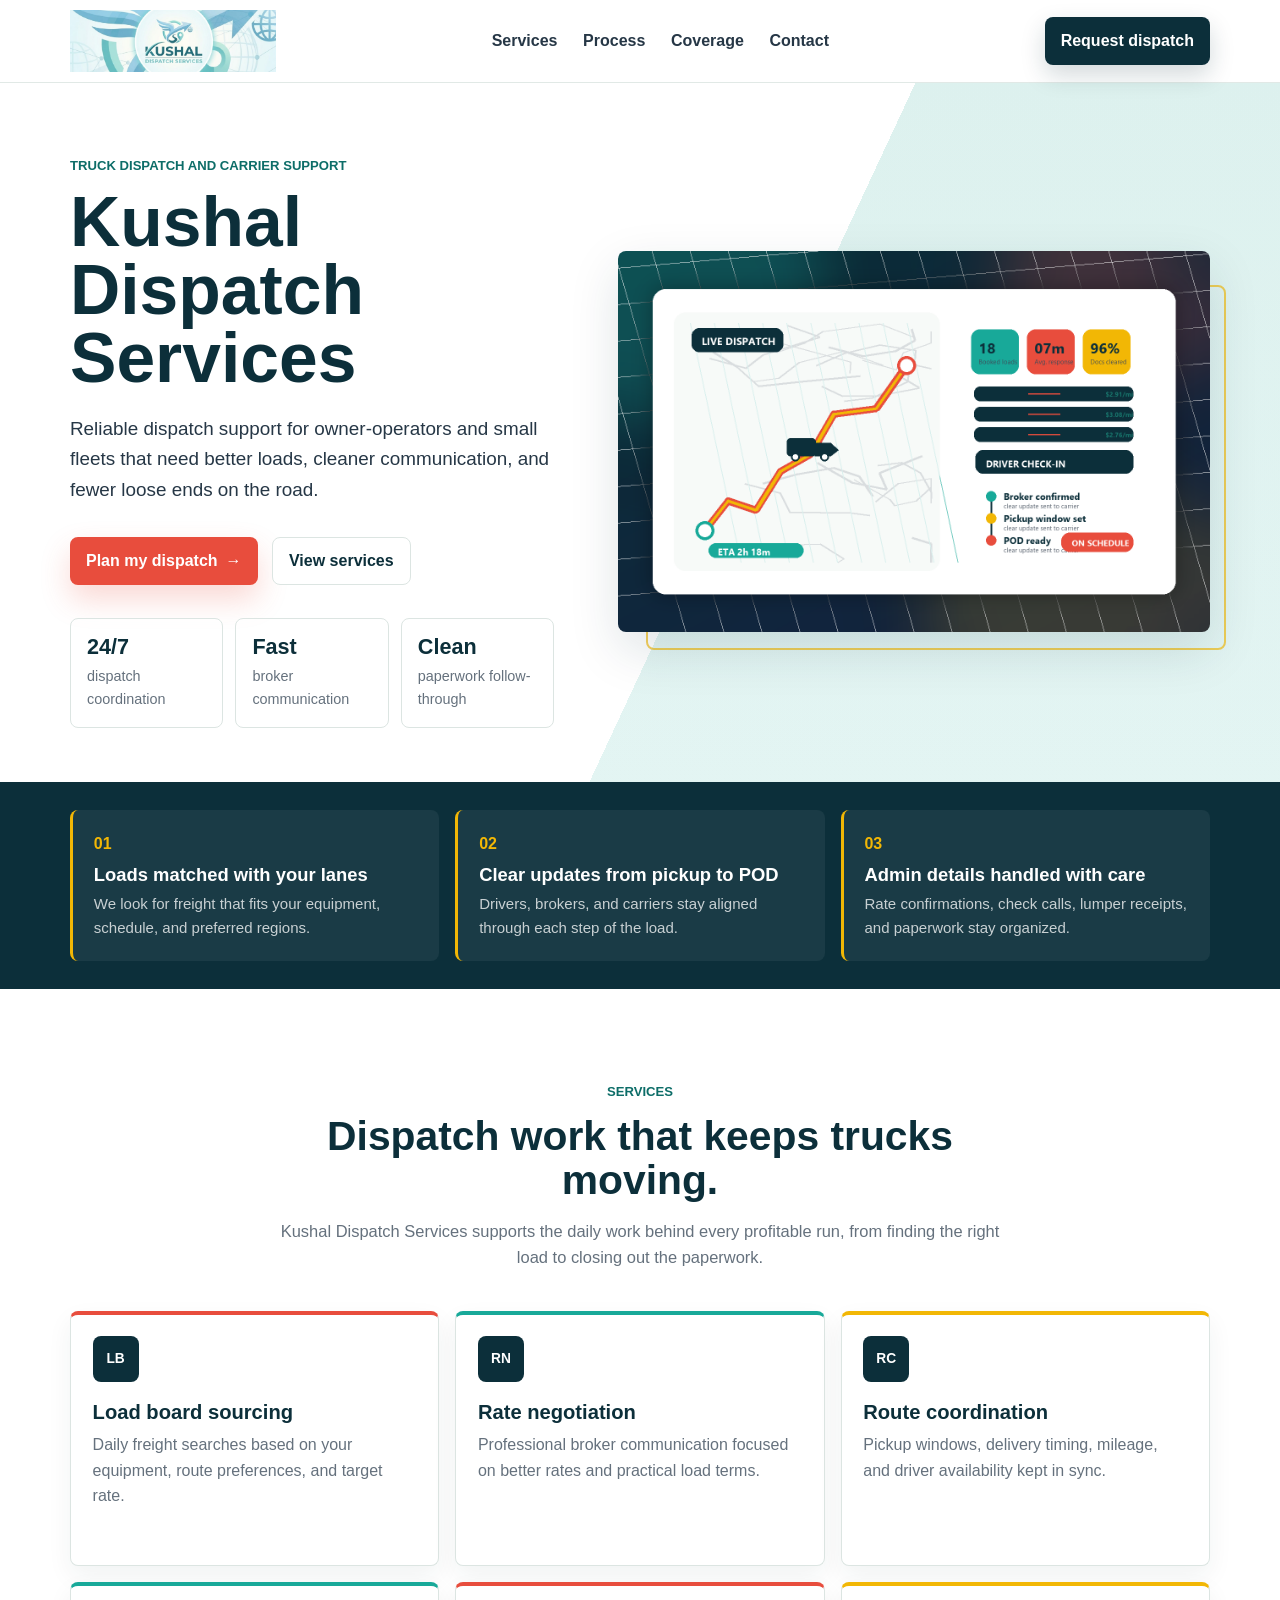
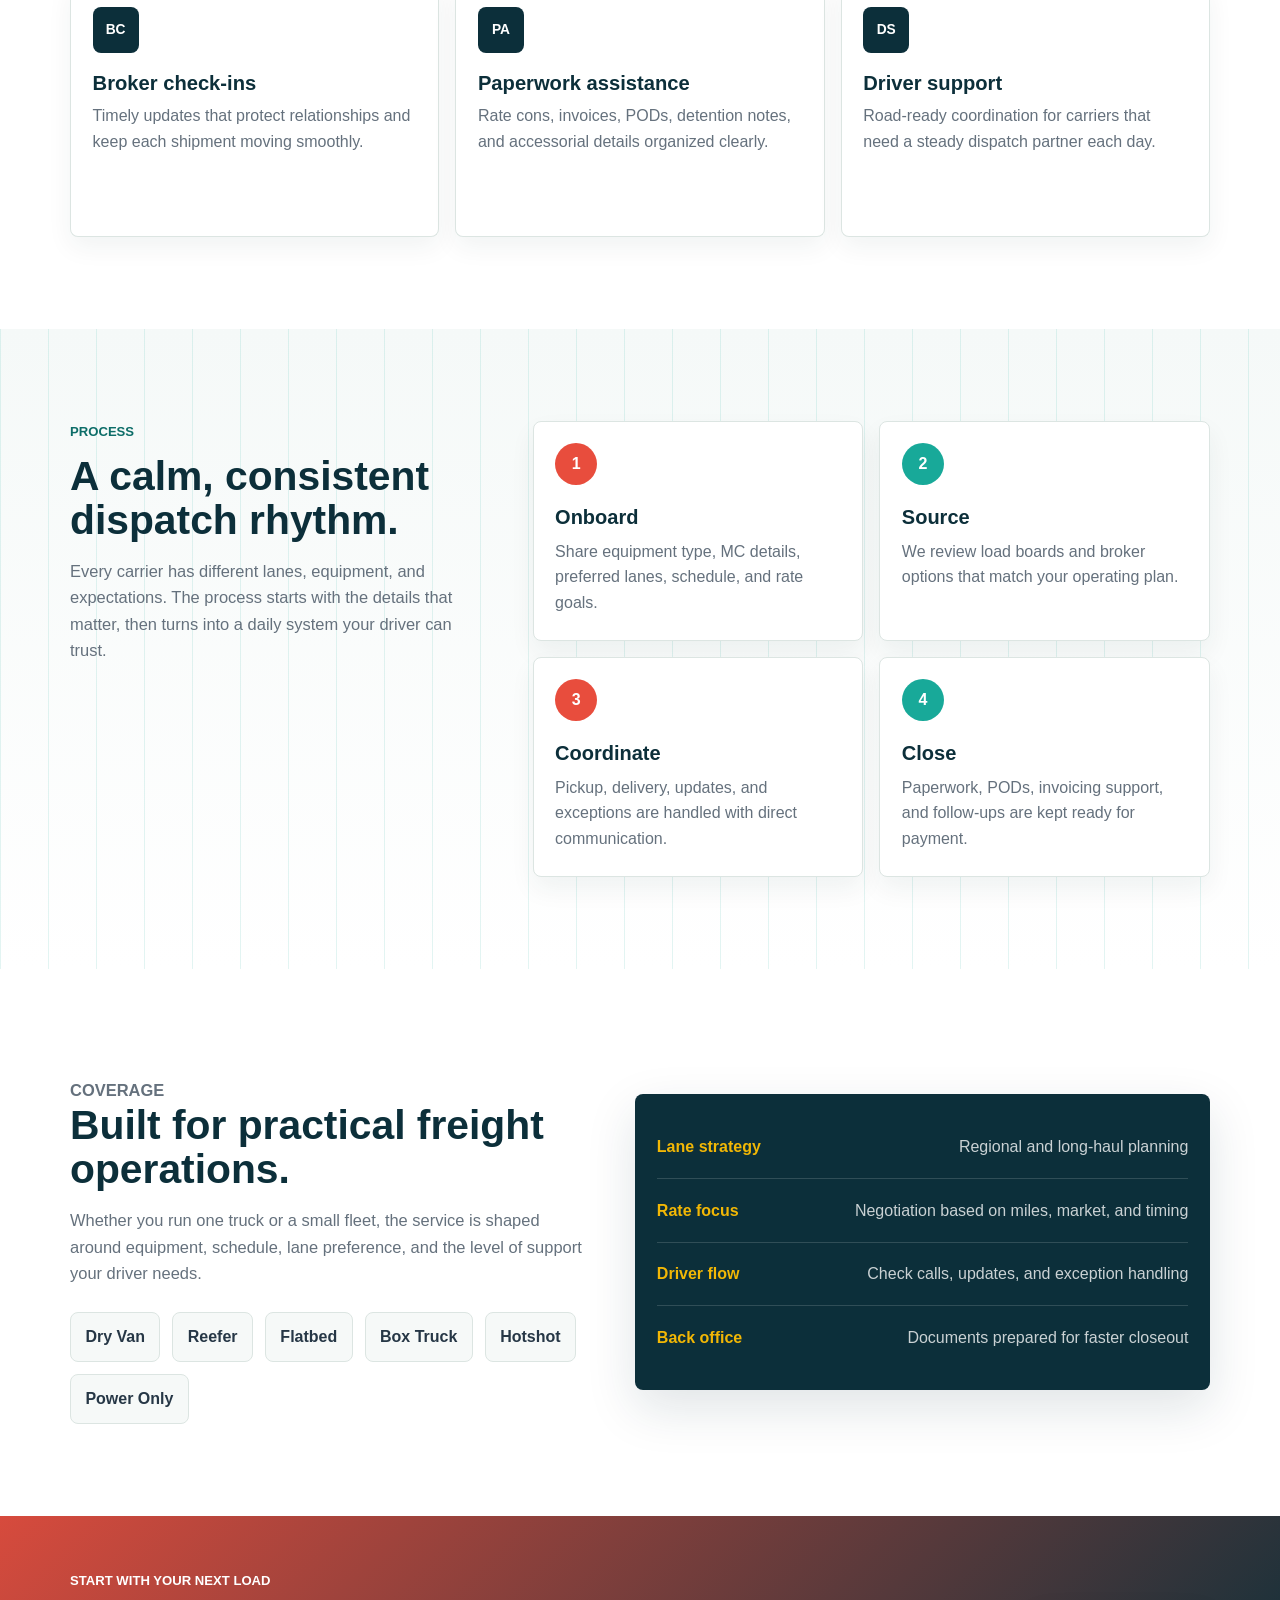
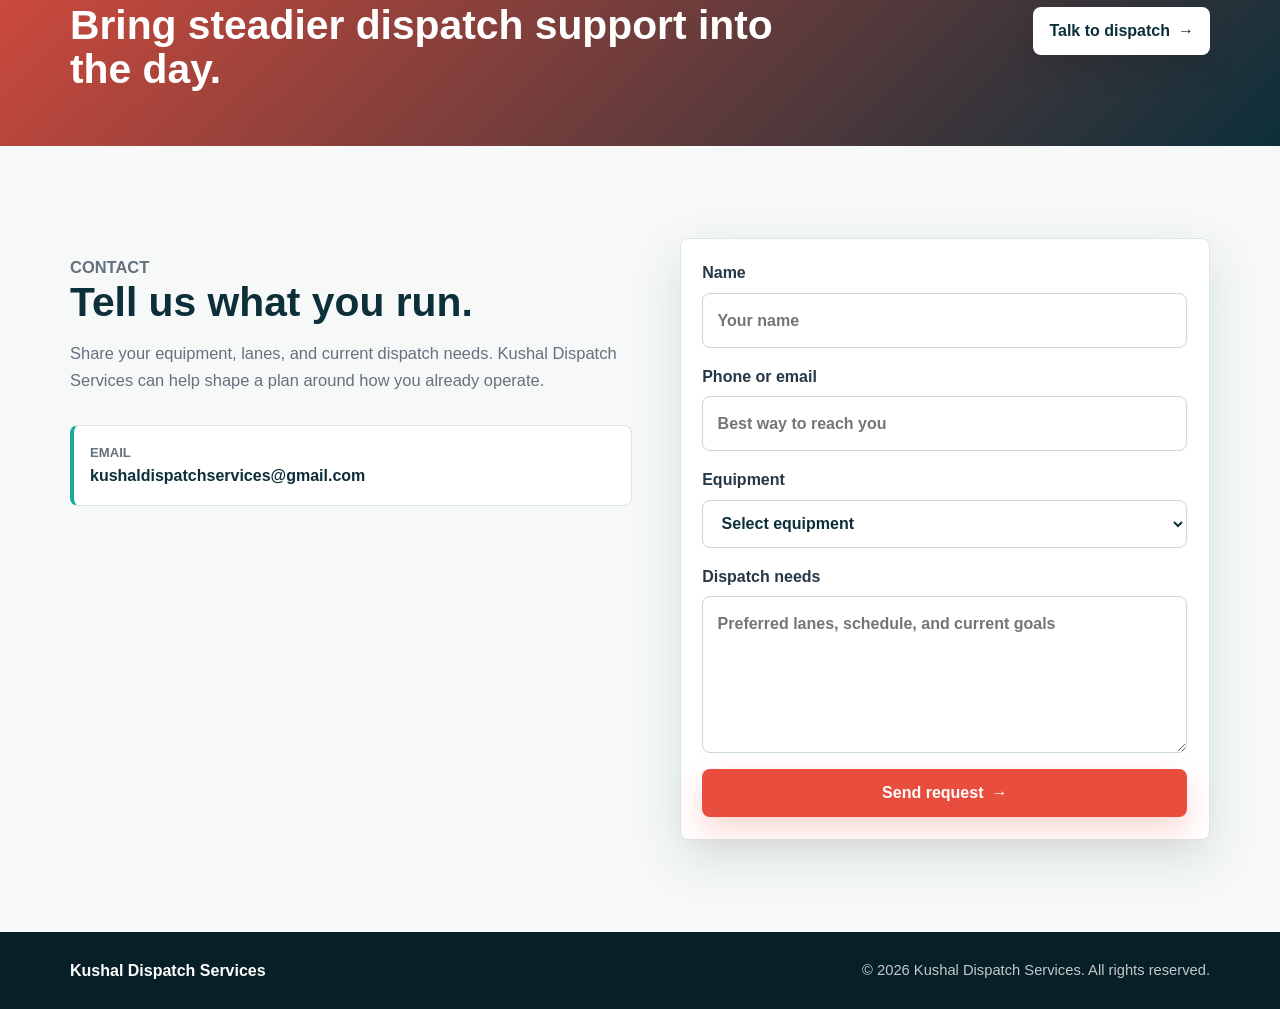
<file: index.html>
<!DOCTYPE html>
<html lang="en">
<head>
  <meta charset="UTF-8">
  <meta name="viewport" content="width=device-width, initial-scale=1.0">
  <meta name="description" content="Kushal Dispatch Services provides dispatch coordination, load planning, broker communication, paperwork support, and driver check-ins for carriers and owner-operators.">
  <title>Kushal Dispatch Services</title>
  <link rel="stylesheet" href="styles.css">
</head>
<body>
  <a class="skip-link" href="#main">Skip to content</a>

  <header class="site-header">
    <nav class="nav shell" aria-label="Main navigation">
      <a class="brand" href="#home" aria-label="Kushal Dispatch Services home">
        <img src="assets/Logo.PNG.jpeg.jpeg" alt="Kushal Dispatch Services logo" class="brand-logo">
      </a>

      <div class="nav-links">
        <a href="#services">Services</a>
        <a href="#process">Process</a>
        <a href="#coverage">Coverage</a>
        <a href="#contact">Contact</a>
      </div>

      <a class="nav-cta" href="#contact">Request dispatch</a>
    </nav>
  </header>

  <main id="main">
    <section class="hero" id="home">
      <div class="shell hero-grid">
        <div class="hero-copy">
          <p class="eyebrow">Truck dispatch and carrier support</p>
          <h1>Kushal Dispatch Services</h1>
          <p class="hero-lede">
            Reliable dispatch support for owner-operators and small fleets that need better loads,
            cleaner communication, and fewer loose ends on the road.
          </p>

          <div class="hero-actions" aria-label="Primary actions">
            <a class="button button-primary" href="#contact">Plan my dispatch <span aria-hidden="true">&rarr;</span></a>
            <a class="button button-secondary" href="#services">View services</a>
          </div>

          <div class="trust-strip" aria-label="Service highlights">
            <div>
              <strong>24/7</strong>
              <span>dispatch coordination</span>
            </div>
            <div>
              <strong>Fast</strong>
              <span>broker communication</span>
            </div>
            <div>
              <strong>Clean</strong>
              <span>paperwork follow-through</span>
            </div>
          </div>
        </div>

        <figure class="hero-visual">
          <img src="assets/hero-dispatch.png" alt="Dispatch dashboard with a truck route, live load metrics, and driver check-in status.">
        </figure>
      </div>
    </section>

    <section class="metrics-section" aria-label="Performance focus">
      <div class="shell metrics-grid">
        <article>
          <span>01</span>
          <h2>Loads matched with your lanes</h2>
          <p>We look for freight that fits your equipment, schedule, and preferred regions.</p>
        </article>
        <article>
          <span>02</span>
          <h2>Clear updates from pickup to POD</h2>
          <p>Drivers, brokers, and carriers stay aligned through each step of the load.</p>
        </article>
        <article>
          <span>03</span>
          <h2>Admin details handled with care</h2>
          <p>Rate confirmations, check calls, lumper receipts, and paperwork stay organized.</p>
        </article>
      </div>
    </section>

    <section class="section" id="services">
      <div class="shell section-heading">
        <p class="eyebrow">Services</p>
        <h2>Dispatch work that keeps trucks moving.</h2>
        <p>
          Kushal Dispatch Services supports the daily work behind every profitable run,
          from finding the right load to closing out the paperwork.
        </p>
      </div>

      <div class="shell service-grid">
        <article class="service-card">
          <span class="service-icon">LB</span>
          <h3>Load board sourcing</h3>
          <p>Daily freight searches based on your equipment, route preferences, and target rate.</p>
        </article>
        <article class="service-card">
          <span class="service-icon">RN</span>
          <h3>Rate negotiation</h3>
          <p>Professional broker communication focused on better rates and practical load terms.</p>
        </article>
        <article class="service-card">
          <span class="service-icon">RC</span>
          <h3>Route coordination</h3>
          <p>Pickup windows, delivery timing, mileage, and driver availability kept in sync.</p>
        </article>
        <article class="service-card">
          <span class="service-icon">BC</span>
          <h3>Broker check-ins</h3>
          <p>Timely updates that protect relationships and keep each shipment moving smoothly.</p>
        </article>
        <article class="service-card">
          <span class="service-icon">PA</span>
          <h3>Paperwork assistance</h3>
          <p>Rate cons, invoices, PODs, detention notes, and accessorial details organized clearly.</p>
        </article>
        <article class="service-card">
          <span class="service-icon">DS</span>
          <h3>Driver support</h3>
          <p>Road-ready coordination for carriers that need a steady dispatch partner each day.</p>
        </article>
      </div>
    </section>

    <section class="process-section" id="process">
      <div class="shell process-layout">
        <div class="process-intro">
          <p class="eyebrow">Process</p>
          <h2>A calm, consistent dispatch rhythm.</h2>
          <p>
            Every carrier has different lanes, equipment, and expectations. The process starts
            with the details that matter, then turns into a daily system your driver can trust.
          </p>
        </div>

        <div class="process-steps">
          <article>
            <span>1</span>
            <h3>Onboard</h3>
            <p>Share equipment type, MC details, preferred lanes, schedule, and rate goals.</p>
          </article>
          <article>
            <span>2</span>
            <h3>Source</h3>
            <p>We review load boards and broker options that match your operating plan.</p>
          </article>
          <article>
            <span>3</span>
            <h3>Coordinate</h3>
            <p>Pickup, delivery, updates, and exceptions are handled with direct communication.</p>
          </article>
          <article>
            <span>4</span>
            <h3>Close</h3>
            <p>Paperwork, PODs, invoicing support, and follow-ups are kept ready for payment.</p>
          </article>
        </div>
      </div>
    </section>

    <section class="section coverage-section" id="coverage">
      <div class="shell coverage-layout">
        <div class="coverage-copy">
          <p class="eyebrow">Coverage</p>
          <h2>Built for practical freight operations.</h2>
          <p>
            Whether you run one truck or a small fleet, the service is shaped around equipment,
            schedule, lane preference, and the level of support your driver needs.
          </p>
          <div class="equipment-list" aria-label="Supported equipment">
            <span>Dry Van</span>
            <span>Reefer</span>
            <span>Flatbed</span>
            <span>Box Truck</span>
            <span>Hotshot</span>
            <span>Power Only</span>
          </div>
        </div>

        <div class="coverage-panel" aria-label="Dispatch priorities">
          <div class="panel-row">
            <strong>Lane strategy</strong>
            <span>Regional and long-haul planning</span>
          </div>
          <div class="panel-row">
            <strong>Rate focus</strong>
            <span>Negotiation based on miles, market, and timing</span>
          </div>
          <div class="panel-row">
            <strong>Driver flow</strong>
            <span>Check calls, updates, and exception handling</span>
          </div>
          <div class="panel-row">
            <strong>Back office</strong>
            <span>Documents prepared for faster closeout</span>
          </div>
        </div>
      </div>
    </section>

    <section class="cta-section" aria-label="Dispatch call to action">
      <div class="shell cta-content">
        <div>
          <p class="eyebrow">Start with your next load</p>
          <h2>Bring steadier dispatch support into the day.</h2>
        </div>
        <a class="button button-light" href="#contact">Talk to dispatch <span aria-hidden="true">&rarr;</span></a>
      </div>
    </section>

    <section class="section contact-section" id="contact">
      <div class="shell contact-layout">
        <div class="contact-copy">
          <p class="eyebrow">Contact</p>
          <h2>Tell us what you run.</h2>
          <p>
            Share your equipment, lanes, and current dispatch needs. Kushal Dispatch Services
            can help shape a plan around how you already operate.
          </p>

          <div class="contact-methods">
            
            <a href="mailto:kushaldispatchservices@gmail.com">
              <span>Email</span>
              kushaldispatchservices@gmail.com
            </a>
          </div>
        </div>

        <form class="contact-form" action="mailto:kushaldispatchservices@gmail.com" method="post" enctype="text/plain">
          <label>
            Name
            <input type="text" name="name" placeholder="Your name" required>
          </label>
          <label>
            Phone or email
            <input type="text" name="contact" placeholder="Best way to reach you" required>
          </label>
          <label>
            Equipment
            <select name="equipment" required>
              <option value="">Select equipment</option>
              <option>Dry Van</option>
              <option>Reefer</option>
              <option>Flatbed</option>
              <option>Box Truck</option>
              <option>Hotshot</option>
              <option>Power Only</option>
            </select>
          </label>
          <label>
            Dispatch needs
            <textarea name="message" rows="5" placeholder="Preferred lanes, schedule, and current goals"></textarea>
          </label>
          <button class="button button-primary" type="submit">Send request <span aria-hidden="true">&rarr;</span></button>
        </form>
      </div>
    </section>
  </main>

  <footer class="site-footer">
    <div class="shell footer-layout">
      <a class="footer-brand" href="#home">Kushal Dispatch Services</a>
      <p>&copy; 2026 Kushal Dispatch Services. All rights reserved.</p>
    </div>
  </footer>
</body>
</html>
</file>
<file: styles.css>
:root {
  --ink: #0c2f3a;
  --ink-soft: #263746;
  --muted: #65717d;
  --line: #dce5e2;
  --paper: #ffffff;
  --surface: #f6f9f8;
  --teal: #18a999;
  --teal-dark: #0d6d68;
  --coral: #e84d3d;
  --amber: #f2b705;
  --shadow: 0 18px 50px rgba(12, 47, 58, 0.13);
}

* {
  box-sizing: border-box;
}

html {
  scroll-behavior: smooth;
}

body {
  margin: 0;
  color: var(--ink);
  background: var(--paper);
  font-family: "Inter", Arial, sans-serif;
  font-size: 16px;
  line-height: 1.6;
  letter-spacing: 0;
}

img {
  display: block;
  max-width: 100%;
}

a {
  color: inherit;
  text-decoration: none;
}

button,
input,
select,
textarea {
  font: inherit;
}

.skip-link {
  position: absolute;
  left: 1rem;
  top: -4rem;
  z-index: 20;
  padding: 0.75rem 1rem;
  color: #ffffff;
  background: var(--ink);
  border-radius: 8px;
}

.skip-link:focus {
  top: 1rem;
}

.shell {
  width: min(1140px, calc(100% - 32px));
  margin: 0 auto;
}

.site-header {
  position: sticky;
  top: 0;
  z-index: 10;
  background: rgba(255, 255, 255, 0.93);
  border-bottom: 1px solid rgba(220, 229, 226, 0.85);
  backdrop-filter: blur(18px);
}

.nav {
  min-height: 82px;
  display: flex;
  align-items: center;
  justify-content: space-between;
  gap: 1.5rem;
}

.brand {
  display: inline-flex;
  align-items: center;
  min-width: 190px;
}

.brand-logo {
  width: 206px;
  height: 62px;
  object-fit: contain;
  object-position: left center;
}

.nav-links {
  display: flex;
  align-items: center;
  justify-content: center;
  gap: 1.6rem;
  color: var(--ink-soft);
  font-weight: 700;
}

.nav-links a {
  position: relative;
  padding: 0.3rem 0;
}

.nav-links a::after {
  content: "";
  position: absolute;
  left: 0;
  right: 0;
  bottom: -0.2rem;
  height: 3px;
  background: var(--amber);
  transform: scaleX(0);
  transform-origin: left;
  transition: transform 180ms ease;
}

.nav-links a:hover::after,
.nav-links a:focus-visible::after {
  transform: scaleX(1);
}

.nav-cta,
.button {
  display: inline-flex;
  align-items: center;
  justify-content: center;
  gap: 0.5rem;
  min-height: 48px;
  padding: 0.78rem 1rem;
  border: 0;
  border-radius: 8px;
  cursor: pointer;
  font-weight: 800;
  line-height: 1.1;
}

.nav-cta {
  color: #ffffff;
  background: var(--ink);
  box-shadow: 0 10px 24px rgba(12, 47, 58, 0.18);
}

.button-primary {
  color: #ffffff;
  background: var(--coral);
  box-shadow: 0 14px 30px rgba(232, 77, 61, 0.22);
}

.button-secondary {
  color: var(--ink);
  background: #ffffff;
  border: 1px solid var(--line);
}

.button-light {
  color: var(--ink);
  background: #ffffff;
  box-shadow: 0 12px 30px rgba(0, 0, 0, 0.12);
}

.button:hover,
.nav-cta:hover {
  transform: translateY(-2px);
}

.button:focus-visible,
.nav-cta:focus-visible,
.contact-methods a:focus-visible {
  outline: 3px solid rgba(242, 183, 5, 0.7);
  outline-offset: 3px;
}

.hero {
  overflow: hidden;
  min-height: 76svh;
  display: flex;
  align-items: center;
  padding: 72px 0 54px;
  background:
    linear-gradient(115deg, #ffffff 0%, #ffffff 57%, rgba(24, 169, 153, 0.12) 57%, rgba(24, 169, 153, 0.12) 100%),
    linear-gradient(180deg, #f8fbfa 0%, #ffffff 100%);
}

.hero-grid {
  display: grid;
  grid-template-columns: minmax(0, 0.9fr) minmax(420px, 1.1fr);
  align-items: center;
  gap: 4rem;
}

.eyebrow {
  margin: 0 0 0.75rem;
  color: var(--teal-dark);
  font-size: 0.82rem;
  font-weight: 800;
  text-transform: uppercase;
}

.hero h1 {
  max-width: 720px;
  margin: 0;
  font-size: 4.35rem;
  line-height: 0.98;
  letter-spacing: 0;
}

.hero-lede {
  max-width: 610px;
  margin: 1.35rem 0 0;
  color: var(--ink-soft);
  font-size: 1.18rem;
}

.hero-actions {
  display: flex;
  flex-wrap: wrap;
  gap: 0.9rem;
  margin: 2rem 0 0;
}

.trust-strip {
  width: 100%;
  display: grid;
  grid-template-columns: repeat(3, minmax(0, 1fr));
  gap: 0.75rem;
  margin-top: 2.1rem;
}

.trust-strip div {
  min-height: 96px;
  padding: 1rem;
  background: rgba(255, 255, 255, 0.72);
  border: 1px solid var(--line);
  border-radius: 8px;
}

.trust-strip strong {
  display: block;
  color: var(--ink);
  font-size: 1.35rem;
  line-height: 1.1;
}

.trust-strip span {
  display: block;
  margin-top: 0.35rem;
  color: var(--muted);
  font-size: 0.9rem;
}

.hero-visual {
  position: relative;
  margin: 0;
}

.hero-visual::before {
  content: "";
  position: absolute;
  inset: 34px -16px -18px 28px;
  z-index: 0;
  border: 2px solid rgba(242, 183, 5, 0.65);
  border-radius: 8px;
}

.hero-visual img {
  position: relative;
  z-index: 1;
  width: 100%;
  aspect-ratio: 14 / 9;
  object-fit: cover;
  border-radius: 8px;
  box-shadow: var(--shadow);
}

.metrics-section {
  padding: 28px 0;
  color: #ffffff;
  background: var(--ink);
}

.metrics-grid {
  display: grid;
  grid-template-columns: repeat(3, minmax(0, 1fr));
  gap: 1rem;
}

.metrics-grid article {
  min-height: 150px;
  padding: 1.3rem;
  border-left: 3px solid var(--amber);
  background: rgba(255, 255, 255, 0.06);
  border-radius: 8px;
}

.metrics-grid span {
  color: var(--amber);
  font-weight: 800;
}

.metrics-grid h2 {
  margin: 0.45rem 0 0.35rem;
  font-size: 1.15rem;
  line-height: 1.25;
}

.metrics-grid p {
  margin: 0;
  color: rgba(255, 255, 255, 0.76);
  font-size: 0.94rem;
}

.section {
  padding: 92px 0;
}

.section-heading {
  max-width: 720px;
  text-align: center;
}

.section-heading h2,
.process-intro h2,
.coverage-copy h2,
.cta-content h2,
.contact-copy h2 {
  margin: 0;
  color: var(--ink);
  font-size: 2.55rem;
  line-height: 1.08;
  letter-spacing: 0;
}

.section-heading p:not(.eyebrow),
.process-intro p:not(.eyebrow),
.coverage-copy p,
.contact-copy p {
  margin: 1rem 0 0;
  color: var(--muted);
  font-size: 1.03rem;
}

.service-grid {
  display: grid;
  grid-template-columns: repeat(3, minmax(0, 1fr));
  gap: 1rem;
  margin-top: 2.5rem;
}

.service-card {
  min-height: 255px;
  padding: 1.35rem;
  background: #ffffff;
  border: 1px solid var(--line);
  border-radius: 8px;
  box-shadow: 0 10px 26px rgba(12, 47, 58, 0.06);
}

.service-card:nth-child(2n) {
  border-top: 4px solid var(--teal);
}

.service-card:nth-child(2n + 1) {
  border-top: 4px solid var(--coral);
}

.service-card:nth-child(3n) {
  border-top-color: var(--amber);
}

.service-icon {
  display: inline-grid;
  place-items: center;
  width: 46px;
  height: 46px;
  color: #ffffff;
  background: var(--ink);
  border-radius: 8px;
  font-size: 0.86rem;
  font-weight: 800;
}

.service-card h3 {
  margin: 1.1rem 0 0.45rem;
  color: var(--ink);
  font-size: 1.26rem;
  line-height: 1.25;
}

.service-card p {
  margin: 0;
  color: var(--muted);
}

.process-section {
  padding: 92px 0;
  background:
    linear-gradient(90deg, rgba(24, 169, 153, 0.12) 0 1px, transparent 1px 100%),
    linear-gradient(180deg, #f5f9f8 0%, #ffffff 100%);
  background-size: 48px 100%, auto;
}

.process-layout {
  display: grid;
  grid-template-columns: minmax(0, 0.75fr) minmax(0, 1.25fr);
  gap: 3.5rem;
  align-items: start;
}

.process-steps {
  display: grid;
  grid-template-columns: repeat(2, minmax(0, 1fr));
  gap: 1rem;
}

.process-steps article {
  min-height: 220px;
  padding: 1.35rem;
  background: #ffffff;
  border: 1px solid var(--line);
  border-radius: 8px;
  box-shadow: 0 12px 26px rgba(12, 47, 58, 0.06);
}

.process-steps span {
  display: grid;
  place-items: center;
  width: 42px;
  height: 42px;
  color: #ffffff;
  background: var(--coral);
  border-radius: 50%;
  font-weight: 800;
}

.process-steps article:nth-child(even) span {
  background: var(--teal);
}

.process-steps h3 {
  margin: 1rem 0 0.35rem;
  font-size: 1.25rem;
}

.process-steps p {
  margin: 0;
  color: var(--muted);
}

.coverage-section {
  background: #ffffff;
}

.coverage-layout {
  display: grid;
  grid-template-columns: minmax(0, 0.9fr) minmax(380px, 1fr);
  gap: 3rem;
  align-items: center;
}

.equipment-list {
  display: flex;
  flex-wrap: wrap;
  gap: 0.75rem;
  margin-top: 1.6rem;
}

.equipment-list span {
  padding: 0.7rem 0.9rem;
  background: var(--surface);
  border: 1px solid var(--line);
  border-radius: 8px;
  color: var(--ink-soft);
  font-weight: 800;
}

.coverage-panel {
  padding: 1.35rem;
  background: var(--ink);
  border-radius: 8px;
  box-shadow: var(--shadow);
}

.panel-row {
  display: flex;
  align-items: flex-start;
  justify-content: space-between;
  gap: 1rem;
  padding: 1.15rem 0;
  color: #ffffff;
  border-bottom: 1px solid rgba(255, 255, 255, 0.15);
}

.panel-row:last-child {
  border-bottom: 0;
}

.panel-row strong {
  min-width: 130px;
  color: var(--amber);
}

.panel-row span {
  color: rgba(255, 255, 255, 0.78);
  text-align: right;
}

.cta-section {
  color: #ffffff;
  background:
    linear-gradient(135deg, rgba(232, 77, 61, 0.92), rgba(12, 47, 58, 0.98)),
    var(--ink);
}

.cta-content {
  display: flex;
  align-items: center;
  justify-content: space-between;
  gap: 2rem;
  min-height: 230px;
  padding: 2rem 0;
}

.cta-content .eyebrow,
.cta-content h2 {
  color: #ffffff;
}

.cta-content h2 {
  max-width: 710px;
}

.contact-section {
  background: var(--surface);
}

.contact-layout {
  display: grid;
  grid-template-columns: minmax(0, 0.9fr) minmax(360px, 0.85fr);
  gap: 3rem;
  align-items: start;
}

.contact-methods {
  display: grid;
  gap: 0.9rem;
  margin-top: 2rem;
}

.contact-methods a {
  display: block;
  padding: 1rem;
  background: #ffffff;
  border: 1px solid var(--line);
  border-left: 4px solid var(--teal);
  border-radius: 8px;
  color: var(--ink);
  font-weight: 800;
}

.contact-methods span {
  display: block;
  color: var(--muted);
  font-size: 0.82rem;
  font-weight: 700;
  text-transform: uppercase;
}

.contact-form {
  display: grid;
  gap: 1rem;
  padding: 1.35rem;
  background: #ffffff;
  border: 1px solid var(--line);
  border-radius: 8px;
  box-shadow: var(--shadow);
}

.contact-form label {
  display: grid;
  gap: 0.45rem;
  color: var(--ink-soft);
  font-weight: 800;
}

.contact-form input,
.contact-form select,
.contact-form textarea {
  width: 100%;
  border: 1px solid #cbd8d5;
  border-radius: 8px;
  padding: 0.84rem 0.9rem;
  color: var(--ink);
  background: #ffffff;
}

.contact-form textarea {
  resize: vertical;
}

.contact-form input:focus,
.contact-form select:focus,
.contact-form textarea:focus {
  outline: 3px solid rgba(24, 169, 153, 0.25);
  border-color: var(--teal);
}

.contact-form button {
  width: 100%;
}

.site-footer {
  padding: 26px 0;
  color: rgba(255, 255, 255, 0.76);
  background: #071f27;
}

.footer-layout {
  display: flex;
  align-items: center;
  justify-content: space-between;
  gap: 1rem;
}

.footer-brand {
  color: #ffffff;
  font-weight: 800;
}

.site-footer p {
  margin: 0;
  font-size: 0.92rem;
}

@media (max-width: 980px) {
  .nav {
    min-height: auto;
    padding: 0.9rem 0;
    flex-wrap: wrap;
  }

  .brand {
    min-width: 0;
  }

  .nav-links {
    order: 3;
    width: 100%;
    justify-content: flex-start;
    gap: 1.1rem;
    overflow-x: auto;
    padding-bottom: 0.1rem;
  }

  .hero {
    min-height: auto;
    padding: 58px 0 48px;
  }

  .hero-grid,
  .process-layout,
  .coverage-layout,
  .contact-layout {
    grid-template-columns: 1fr;
  }

  .hero h1 {
    font-size: 3.2rem;
  }

  .hero-visual {
    max-width: 720px;
  }

  .metrics-grid,
  .service-grid {
    grid-template-columns: repeat(2, minmax(0, 1fr));
  }
}

@media (max-width: 680px) {
  .shell {
    width: min(100% - 24px, 1140px);
  }

  .brand-logo {
    width: 166px;
    height: 50px;
  }

  .nav-cta {
    min-height: 42px;
    padding: 0.65rem 0.75rem;
    font-size: 0.9rem;
  }

  .nav-links {
    font-size: 0.92rem;
  }

  .hero {
    padding-top: 40px;
  }

  .hero-grid {
    gap: 2rem;
  }

  .hero h1 {
    font-size: 2.65rem;
    line-height: 1.02;
  }

  .hero-lede {
    font-size: 1.02rem;
  }

  .hero-actions {
    display: grid;
  }

  .trust-strip,
  .metrics-grid,
  .service-grid,
  .process-steps {
    grid-template-columns: 1fr;
  }

  .trust-strip div,
  .metrics-grid article,
  .service-card,
  .process-steps article {
    min-height: auto;
  }

  .section,
  .process-section {
    padding: 66px 0;
  }

  .section-heading {
    text-align: left;
  }

  .section-heading h2,
  .process-intro h2,
  .coverage-copy h2,
  .cta-content h2,
  .contact-copy h2 {
    font-size: 2.05rem;
  }

  .panel-row {
    display: grid;
  }

  .panel-row span {
    text-align: left;
  }

  .cta-content {
    display: grid;
    min-height: auto;
    padding: 3.2rem 0;
  }

  .footer-layout {
    display: grid;
  }
}
</file>
